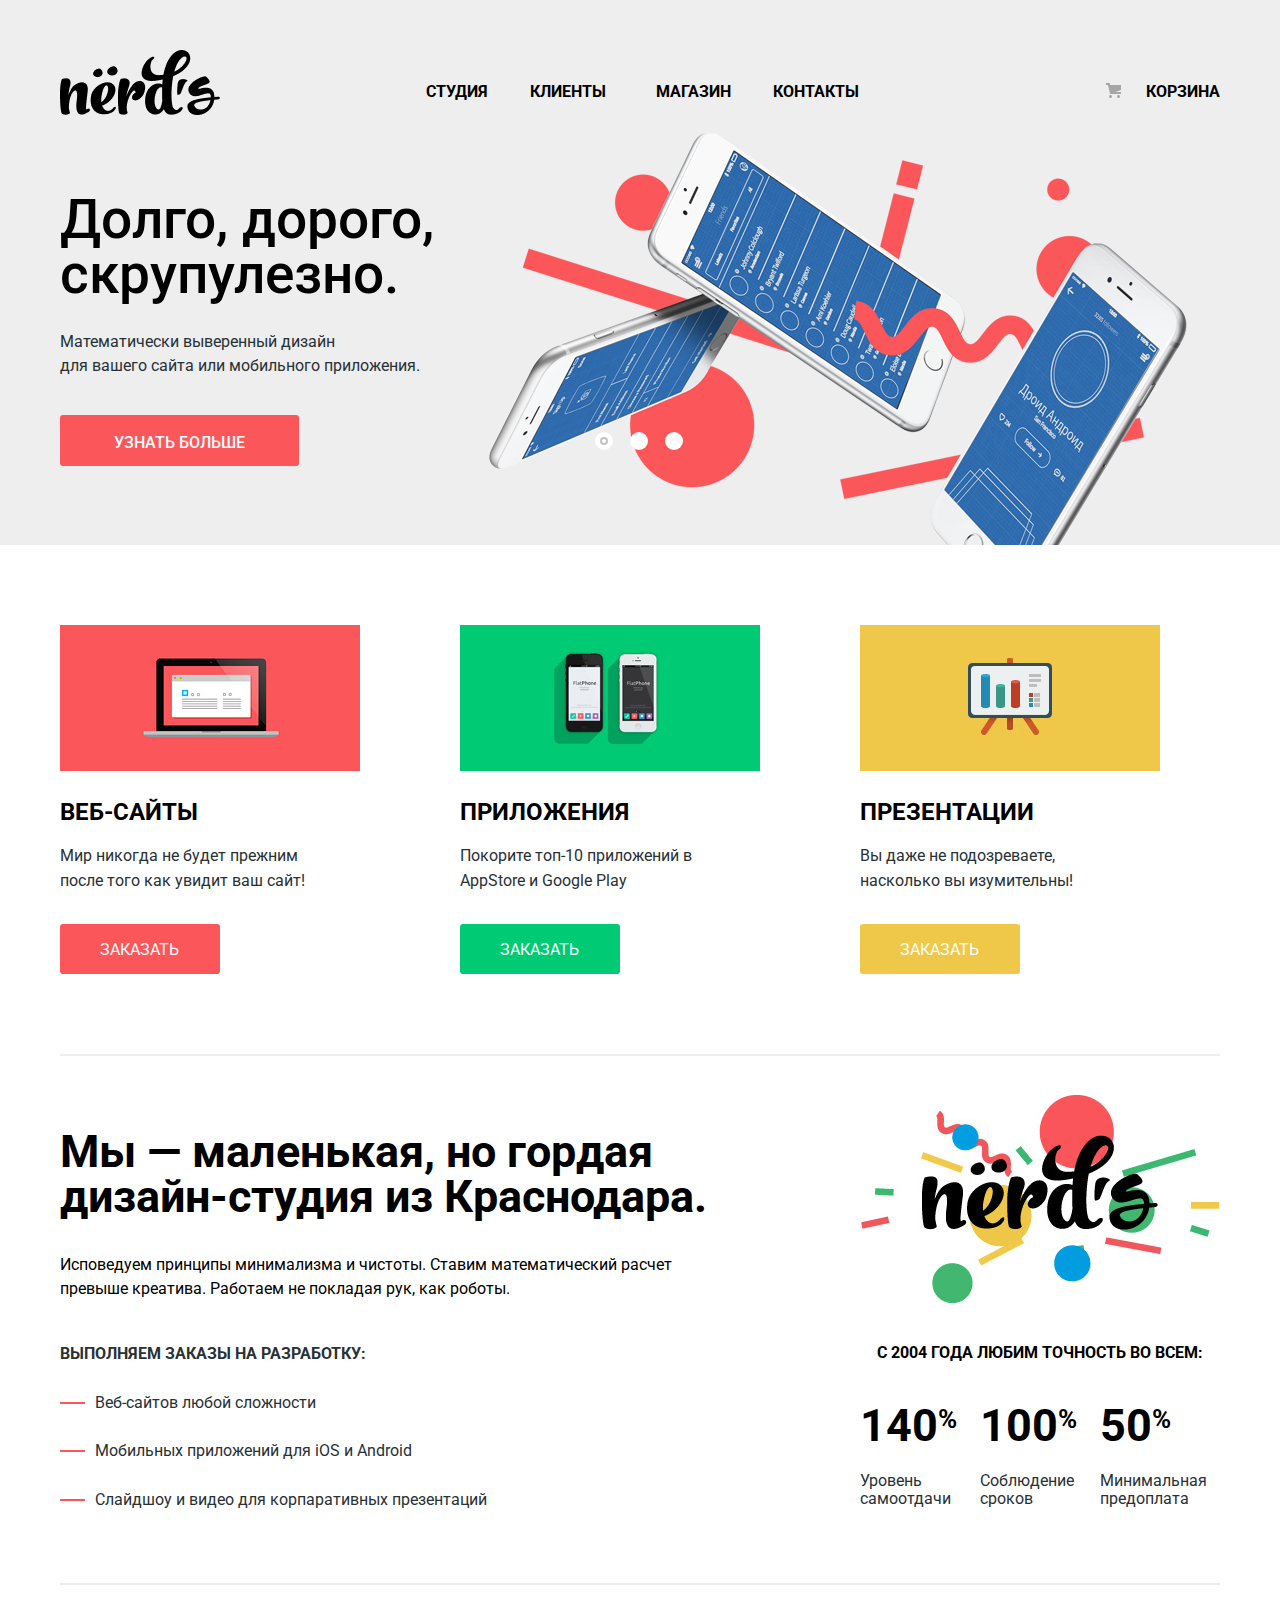
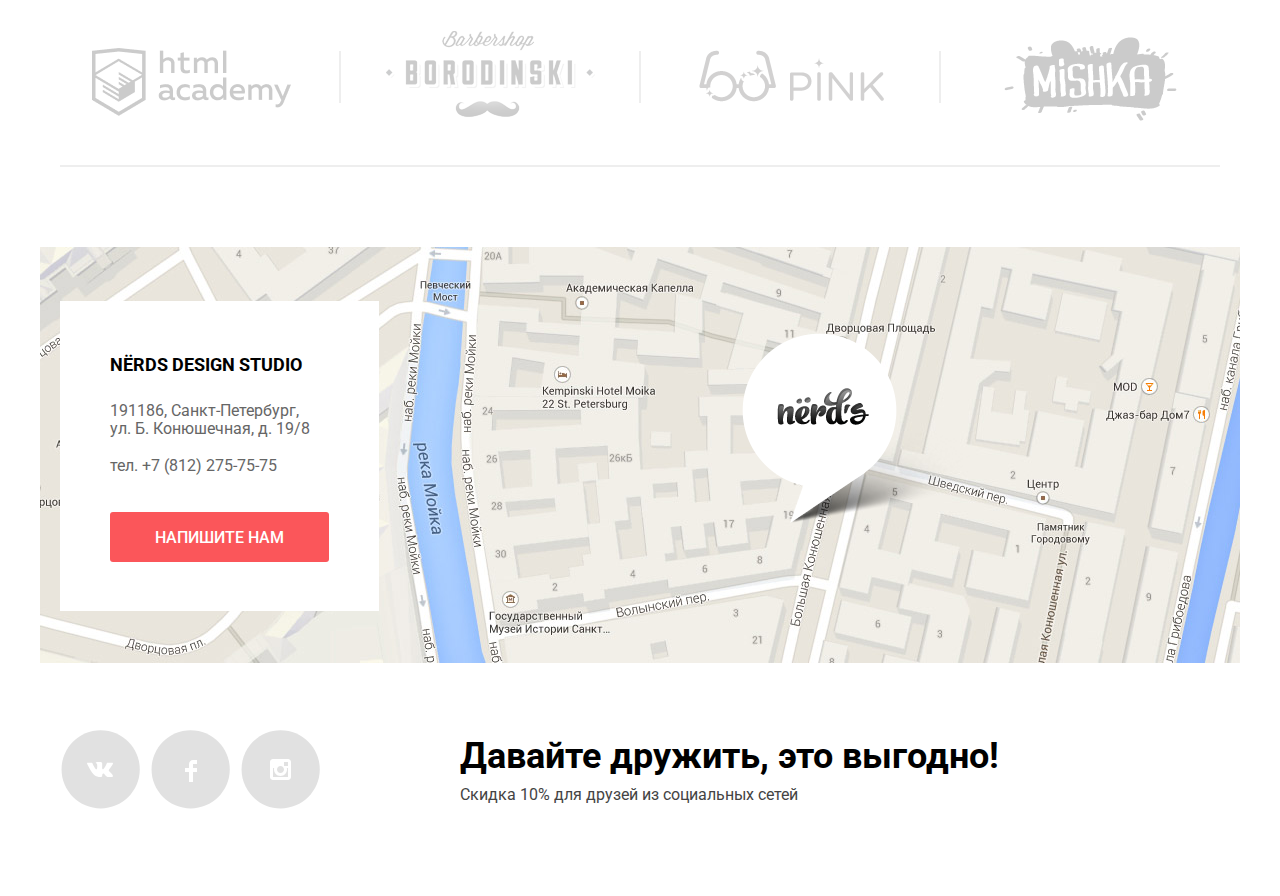
<file: index.html>
<!DOCTYPE html>
 <html class="page" lang="ru">
  <head>
   <meta charset="utf-8">
   <link rel="stylesheet" href="css/normalize.css">
   <link rel="stylesheet" href="css/style.css">
   <link href="https://fonts.googleapis.com/css2?family=Roboto:wght@400;500;700&display=swap" rel="stylesheet">
   <title>HTML Academy: Нёрдс</title>
  </head>
  <body class="page-body">
   <header class="main_header">
    <nav class="main_navigation">
     <a class="header_logo" href="index.html"><img src="img/nerds78logo.png" alt="Нёрдс" width="160" height="66"></a>
     <div class="navigation"> 
      <ul class="navigation_list">
       <li class="navigation_item">
        <a class="navigation_li" href="">Студия</a>
       </li>
       <li class="navigation_item">
        <a class="navigation_li customers" href="">Клиенты</a>
       </li>
       <li class="navigation_item">
        <a class="navigation_li" href="">Магазин</a>
       </li>
       <li class="navigation_item">
        <a class="navigation_li" href="">Контакты</a>
       </li>
      </ul>
      <div class="basket">
       <a class="navigation_a" href="">Корзина</a>
      </div>
     </div>
    </nav>
   </header>
   <main class="main_slider">
    <section class="slider">
     <div class="slide_list">
      <div class="slide_text slide_current">
       <div>
        <h2> Долго, дорого, скрупулезно.</h2>
        <p class="slide_description">Математически выверенный дизайн <br> для вашего сайта или мобильного приложения.</p>
        <a class="button_red" href="">
         <p class="text_button_red">Узнать больше</p>
        </a>
        <div class="slider_button">
         <button class="button_current" type="button"></button>
         <button type="button"></button>
         <button type="button"></button>
        </div>
       </div>
       <div>
        <img src="img/index8slide1.png" alt="slide" width="760" height="431">
       </div>
      </div>
      <div class="slide_text slide" id="slide2">
       <div>
        <h2 class="slide_head"> Любим математику как никто другой</h2>
        <p class="slide_description">Никакого креатива, только математические формулы для расчета идеальных пропорций</p>
        <a class="button_red" href="">
         <p class="text_button_red">Узнать больше</p>
        </a>
	   </div>
       <div>
        <img src="img/index87slide2.png" alt="slide" width="760" height="431">
       </div>
      </div>
      <div class="slide_text" id="slide3">
       <div>
        <h2 class="slide_head"> Только ночь, только хардкор</h2>
        <p class="slide_description">Работать днем, как все? Мы против этого. Ближе к полуночи работа только начинается.</p>
        <a class="button_red" href="">
         <p class="text_button_red">Узнать больше</p>
        </a>
       </div>
       <div>
        <img src="img/index65slide3.png" alt="slide" width="760" height="431">
       </div>
      </div>
     </div> 
    </section>
    <section class="service">
     <div class="servise_list">
      <div class="servise_block">
       <img src="img/websites.jpg" alt="Веб-сайты" width="300" height="146">
       <h3>Веб-сайты</h3>
       <p> Мир никогда не будет прежним <br>после того как увидит ваш сайт!</p>
       <button type="button" class="button_servise">Заказать</button>
      </div>
      <div class="servise_block">
       <img src="img/applications.jpg" alt="Приложения" width="300" height="146">
       <h3>Приложения</h3>
       <p> Покорите топ-10 приложений в <br>AppStore и Google Play</p>
       <button type="button" class="button_servise_green">Заказать</button>
      </div>
      <div class="servise_block">
       <img src="img/presentations.jpg" alt="Презентации" width="300" height="146">
       <h3>Презентации</h3>
       <p> Вы даже не подозреваете, <br> насколько вы изумительны!</p>
       <button type="button" class="button_servise_yellow">Заказать</button>
      </div>
     </div>
    </section>
    <div class="separation_block">
     <div class="separator"></div>
    </div>
    <section class="index-columns"> 
     <div class="index-column_left">
      <h2 class="index-head">Мы — маленькая, но гордая <br> дизайн-студия из Краснодара.</h2>
      <h3 class="index-text">Иcповедуем принципы минимализма и чистоты. Ставим математический расчет <br> превыше креатива. Работаем не покладая рук, как роботы.</h3>
      <p class="index_p">Выполняем заказы на разработку:</p>
      <ul class="index_list">
       <li class="index_item"> Веб-сайтов любой сложности</li>
       <li class="index_item"> Мобильных приложений для iOS и Android</li>
       <li class="index_item"> Слайдшоу и видео для корпаративных презентаций</li>
      </ul>
     </div>
     <div class="container_advantages">
      <img class="nerds_advantages" src="img/nerds56illustration1.png" alt="Nerds" width="360" height="208">
      <p>С 2004 года любим точность во всем:</p>
      <ul class="list_advantages">
       <li class="quantity"><span>140</span><sup>%</sup><br> <p>Уровень самоотдачи</p>
       </li>
       <li class="quantity"><span>100</span><sup>%</sup><br> <p>Соблюдение сроков</p>
       </li>
       <li class="quantity"><span>50</span><sup>%</sup><br> <p>Минимальная предоплата</p>
       </li>
      </ul>
     </div>
    </section>
    <div class="separation_block">
     <div class="separator2"></div>
    </div>
    <section class="logo_block">
     <a class="logo_img htmlacademy" href="https://htmlacademy.ru/intensive/htmlcss">
      <img src="img/html3academy1logo.png" alt="html%20academy" width="199" height="68">
     </a>
     <div class="separation"> </div>
     <a class="logo_img borodinski" href="https://htmlacademy.ru/intensive/htmlcss">
      <img src="img/borodinski12logo100.png" alt="borodinski" width="209" height="90">
     </a>
     <div class="separation"> </div>
     <a class="logo_img pink" href="https://htmlacademy.ru/intensive/htmlcss">
      <img src="img/pink43logo100.png" alt="pink" width="185" height="52">
     </a>
     <div class="separation"> </div>
     <a class="logo_img mishka" href="https://htmlacademy.ru/intensive/htmlcss">
      <img src="img/mishka34logo100.png" alt="mishka" width="173" height="84">
     </a>
    </section>
    <div class="separation_block">
     <div class="separator3"></div>
    </div>
   </main>
   <footer class="page_footer">
    <section class="map">
     <div class="map_img"> 
	  <img src="img/map1200.jpg"  alt="Карта" width="1200" height="416">
      <div class="marker_map">
      	<img src="img/map9marker1.png" alt="marker" width="231" height="190">
      </div>
      <div class="adress">
       <div class="adress_text">  
        <h3 class="adress_head"> Nёrds design studio</h3>
        <h4 class="adress_text2"> 191186, Санкт-Петербург, <br> ул. Б. Конюшечная, д. 19/8</h4>
        <h4 class="adress_tel"> тел. +7 (812) 275-75-75 </h4>
        <button class="button_red_map map" type="button">Напишите нам</button>
       </div>
	  </div>
	 </div>
    </section>
    <section class="modal modal_login">
     <p class="modal_text">Напишите нам</p>
     <form class="login_form">
      <div class="form_block">
       <div class="form_input">
        <label class="label_form" for="name">Ваше имя:</label>
        <input id="name" type="text" placeholder="Имя Фамилия">
       </div>
       <div class="form_input">
        <label for="email" class="label_form">Ваш email:</label>
        <input id="email" type="text" placeholder="email@example.com"><br>
       </div>
       <div class="form_textarea">
        <label for="text1" class="label_form">Текст письма:</label>
        <textarea id="text1" rows="3" placeholder="В свободной форме"></textarea>
       </div>
      </div>
      <button  class="submit_form" type="submit">Отправить</button>
     </form>
     <button class="modal_close" type="button" aria-label="Закрыть">
     </button>
    </section>
    <section class="social_network">
     <ul class="icon_list">
      <li class="vk">
       <a  href="">
        <svg width="81" height="81" viewBox="0 0 81 81" fill="none" xmlns="http://www.w3.org/2000/svg">
        <path fill-rule="evenodd" clip-rule="evenodd" d="M40.6616 1.2116C62.2692 1.2116 79.7856 18.7282 79.7856 40.336C79.7856 61.9432 62.2692 79.4597 40.6616 79.4597C19.0541 79.4597 1.53754 61.9432 1.53754 40.336C1.53754 18.7282 19.0541 1.2116 40.6616 1.2116Z" fill="white"/>
        <path class="icon_background" fill-rule="evenodd" clip-rule="evenodd" d="M40.6616 1.2116C62.2692 1.2116 79.7856 18.7282 79.7856 40.336C79.7856 61.9432 62.2692 79.4597 40.6616 79.4597C19.0541 79.4597 1.53754 61.9432 1.53754 40.336C1.53754 18.7282 19.0541 1.2116 40.6616 1.2116Z" fill="#E1E1E1"/>
        <path class="icon_logo" d="M43.138 44.51C44.094 44.201 45.318 46.55 46.621 47.449C47.599 48.13 48.348 47.983 48.348 47.983L51.821 47.933C51.821 47.933 53.636 47.821 52.778 46.379C52.707 46.259 52.275 45.31 50.193 43.357C48.016 41.314 48.311 41.645 50.932 38.113C52.529 35.96 53.168 34.645 52.968 34.085C52.776 33.546 51.603 33.686 51.603 33.686L47.69 33.713C47.309 33.714 46.986 33.832 46.839 34.228C46.836 34.232 46.218 35.894 45.394 37.307C43.653 40.296 42.958 40.455 42.67 40.268C42.009 39.835 42.176 38.531 42.176 37.604C42.176 34.707 42.608 33.499 41.33 33.187C40.903 33.083 40.591 33.015 39.502 33.005C38.11 32.984 36.928 33.005 36.258 33.334C35.813 33.557 35.472 34.046 35.679 34.074C35.939 34.109 36.522 34.234 36.834 34.66C37.235 35.212 37.223 36.449 37.223 36.449C37.223 36.449 37.452 39.86 36.683 40.283C36.155 40.573 35.433 39.981 33.88 37.267C33.087 35.879 32.488 34.345 32.488 34.345C32.488 34.345 32.372 34.06 32.162 33.904C31.912 33.719 31.562 33.66 31.562 33.66L27.848 33.684C27.848 33.684 27.29 33.7 27.085 33.946C26.903 34.164 27.07 34.614 27.07 34.614C27.07 34.614 29.979 41.495 33.273 44.961C36.293 48.143 39.725 47.932 39.725 47.932H41.28C41.28 47.932 41.749 47.878 41.989 47.62C42.213 47.38 42.203 46.929 42.203 46.929C42.203 46.929 42.172 44.82 43.138 44.51Z" fill="white"/>
        </svg>
       </a>
      </li>
      <li class="facebook">
       <a href="">
        <svg width="81" height="81" viewBox="0 0 81 81" fill="none" xmlns="http://www.w3.org/2000/svg">
        <path fill-rule="evenodd" clip-rule="evenodd" d="M40.6617 1.2116C62.2692 1.2116 79.7856 18.7282 79.7856 40.336C79.7856 61.9432 62.2692 79.4597 40.6617 79.4597C19.054 79.4597 1.53754 61.9432 1.53754 40.336C1.53754 18.7282 19.054 1.2116 40.6617 1.2116Z" fill="white"/>
        <path class="icon_background" fill-rule="evenodd" clip-rule="evenodd" d="M40.6617 1.2116C62.2692 1.2116 79.7856 18.7282 79.7856 40.336C79.7856 61.9432 62.2692 79.4597 40.6617 79.4597C19.054 79.4597 1.53754 61.9432 1.53754 40.336C1.53754 18.7282 19.054 1.2116 40.6617 1.2116Z" fill="#E1E1E1"/>
        <path class="icon_logo" d="M47 35V31H43C40.7909 31 39 32.7909 39 35V39H35V43H39V53H43V43H47V39H43V35H47Z" fill="white"/>
        </svg>
       </a>
      </li>  
      <li class="instagram">
       <a  href="">
        <svg width="81" height="81" viewBox="0 0 81 81" fill="none" xmlns="http://www.w3.org/2000/svg">
        <path fill-rule="evenodd" clip-rule="evenodd" d="M40.6617 1.2116C62.2692 1.2116 79.7856 18.7282 79.7856 40.336C79.7856 61.9432 62.2692 79.4597 40.6617 79.4597C19.054 79.4597 1.53754 61.9432 1.53754 40.336C1.53754 18.7282 19.054 1.2116 40.6617 1.2116Z" fill="white"/>
        <path class="icon_background" fill-rule="evenodd" clip-rule="evenodd" d="M40.6617 1.2116C62.2692 1.2116 79.7856 18.7282 79.7856 40.336C79.7856 61.9432 62.2692 79.4597 40.6617 79.4597C19.054 79.4597 1.53754 61.9432 1.53754 40.336C1.53754 18.7282 19.054 1.2116 40.6617 1.2116Z" fill="#E1E1E1"/>
        <path class="icon_logo" fill-rule="evenodd" clip-rule="evenodd" d="M33 30H48C49.65 30 51 31.35 51 33V48C51 49.65 49.65 51 48 51H33C31.35 51 30 49.65 30 48V33C30 31.35 31.35 30 33 30ZM44 40.5C44 38.57 42.43 37 40.5 37C38.57 37 37 38.57 37 40.5C37 42.43 38.57 44 40.5 44C42.43 44 44 42.43 44 40.5ZM33 48V39H34.181C34.0626 39.4913 34.0019 39.9947 34 40.5C34 44.0898 36.9101 47 40.5 47C44.0899 47 47 44.0898 47 40.5C46.9986 39.9946 46.9379 39.4912 46.819 39H48V48H33ZM44 37H48V33H44V37Z" fill="white"/>
        </svg> 
       </a>
      </li>  
     </ul>
     <div class="bottom_section">
      <h2> Давайте дружить, это выгодно!</h2>
      <p> Скидка 10% для друзей из социальных сетей</p>
     </div>
    </section>
   </footer>
  </body>
</html>
</file>
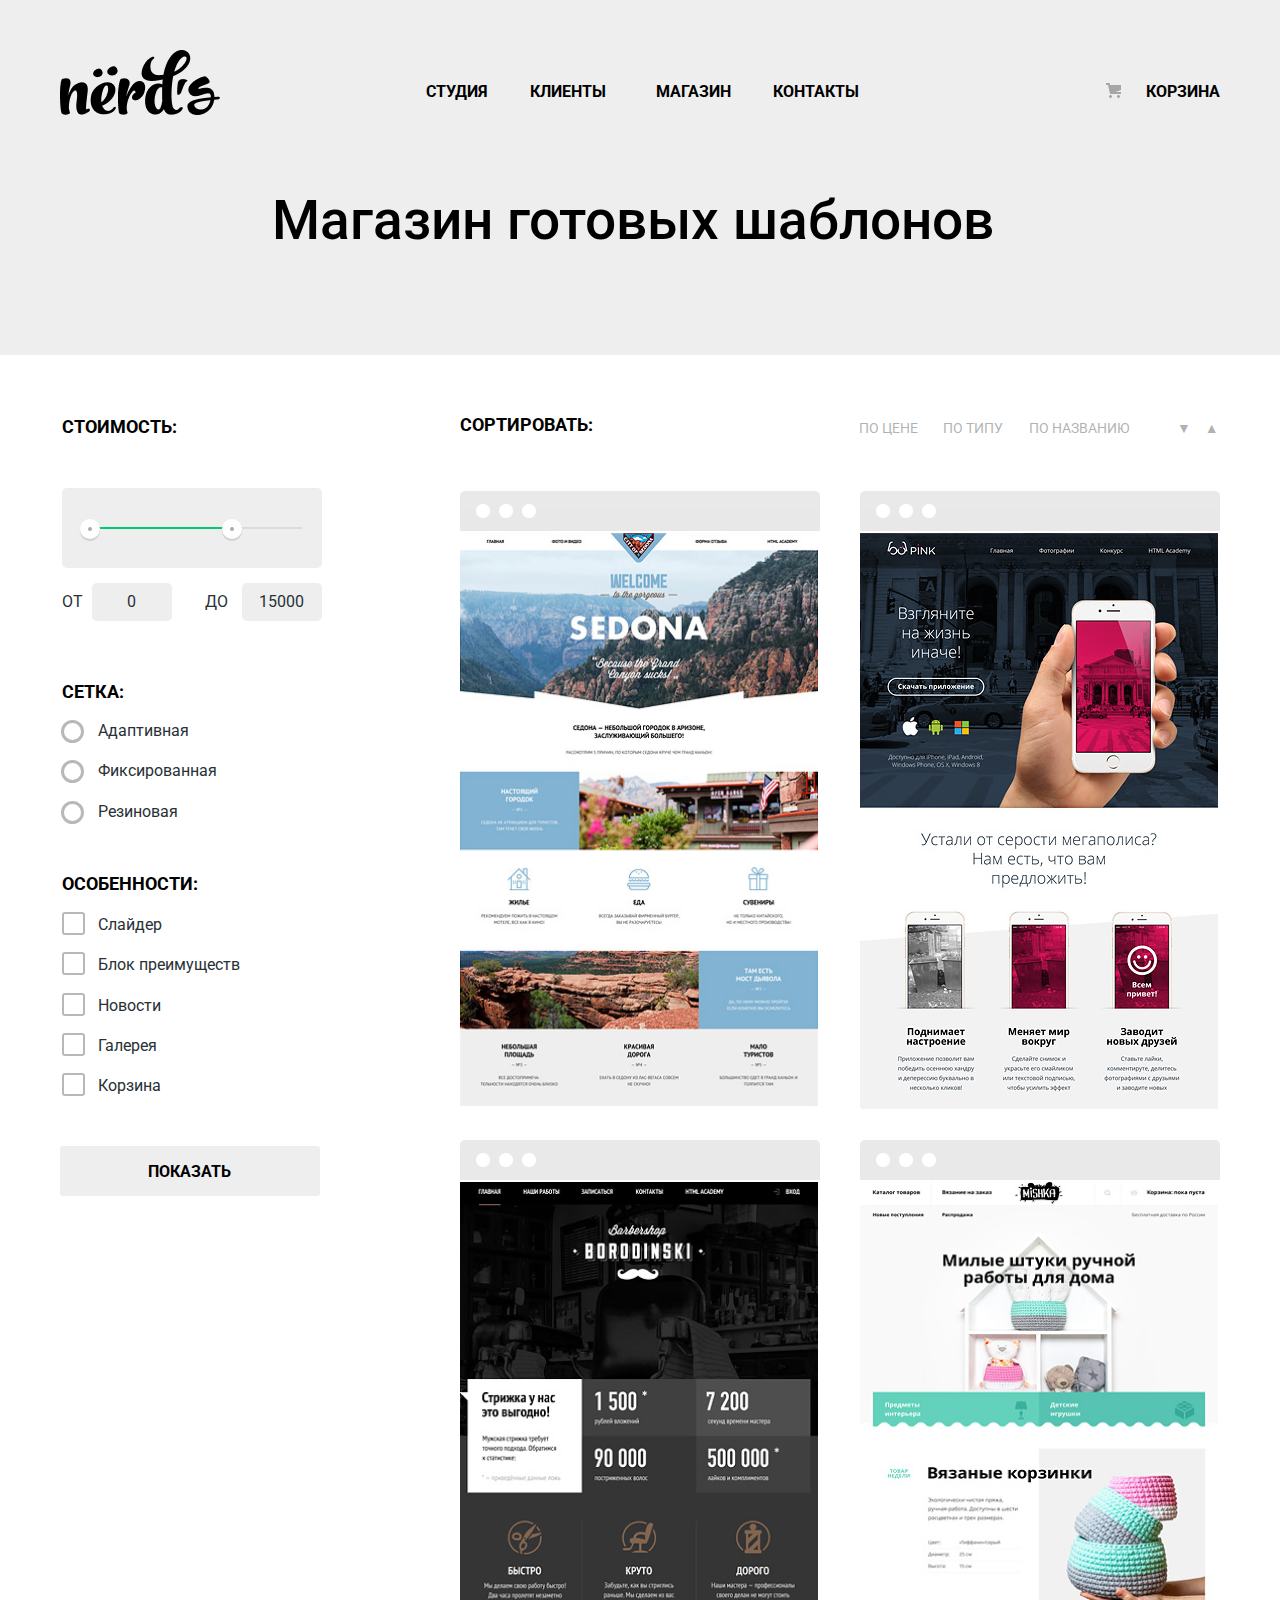
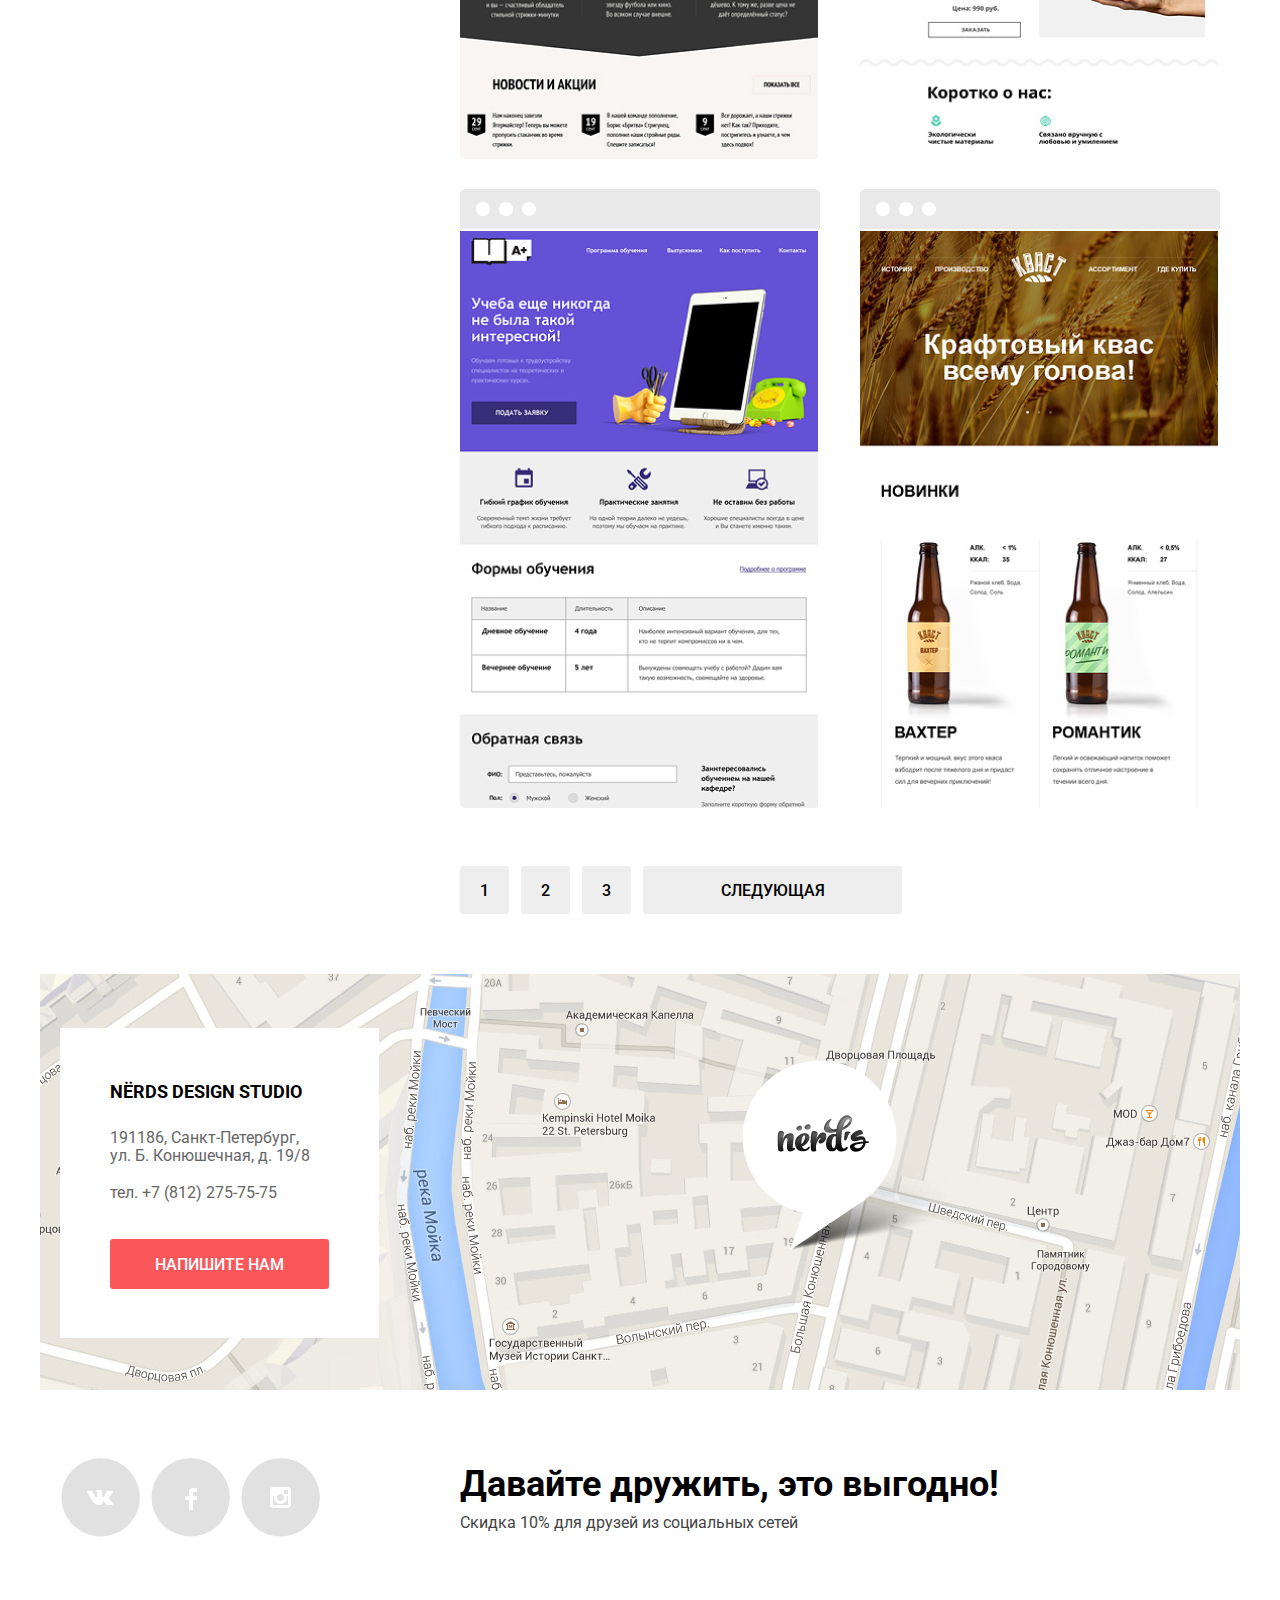
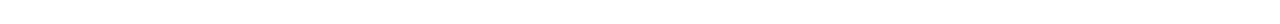
<file: catalog.html>
<!DOCTYPE html>
 <html class="page" lang="ru">
  <head>
   <meta charset="utf-8">
   <link rel="stylesheet" href="css/normalize.css">
   <link rel="stylesheet" href="css/style.css">
   <link href="https://fonts.googleapis.com/css2?family=Roboto:wght@400;500;700&display=swap" rel="stylesheet">
   <title>HTML Academy: Нёрдс</title>
  </head>
 <body class="page-body">
   <header class="main_header">
    <nav class="main_navigation">
     <a class="header_logo" href="index.html"><img src="img/nerds78logo.png" alt="Нёрдс" width="160" height="65"></a>
     <div class="navigation"> 
      <ul class="navigation_list">
       <li class="navigation_item">
        <a class="navigation_li" href="">Студия</a>
       </li>
       <li class="navigation_item">
        <a class="navigation_li customers" href="">Клиенты</a>
       </li>
       <li class="navigation_item">
        <a class="navigation_li" href="">Магазин</a>
       </li>
       <li class="navigation_item">
        <a class="navigation_li" href="">Контакты</a>
       </li>
      </ul>
      <div class="basket">
       <a class="navigation_a" href="">Корзина</a>
      </div>
     </div>
    </nav>
  <section class="header_text">
   <div class="header_text_div">Магазин готовых шаблонов</div>
  </section>
 </header>
 <main class="main_catalog">
  <form class="filter" method="get" action="https://echo.htmlacademy.ru">
   <aside> 
    <fieldset class="price_filter"> 
     <legend class="legend_filter"> Стоимость: </legend>
      <div class="price_range">
       <div class="price_controls">
        <div class="price_scale">
         <div class="price_bar"> </div>
        </div>
        <div class="toggle toggle_min"></div>
        <div class="toggle toggle_max"></div>
       </div>
       <div class="price">
        <label class="label_price"> от 
         <input class="input_price from" type="number" name="min-price" value=0>  
        </label>
        <label class="label_price"> до 
         <input class="input_price until" type="number" name="max-price" value=15000>  
        </label>
       </div>
      </div>
     </fieldset>
     <fieldset class="grid_filter">
      <legend class="filter_legend">Сетка:</legend>
       <div class="filter_option"><input type="radio" id="adaptive" class="visually-hidden radio_filter">
        <label for="adaptive" class="label_radio">Адаптивная</label>
       </div>
       <div class="filter_option">
        <input type="radio" id="fixed" class="visually-hidden radio_filter">
        <label for="fixed" class="label_radio">Фиксированная</label>
       </div>
       <div class="filter_option">
        <input type="radio" id="rubber" class="visually-hidden radio_filter">
        <label for="rubber" class="label_radio">Резиновая</label>
       </div>
      </fieldset>
      <fieldset class="features_filter">
       <legend class="filter_legend features">Особенности:</legend>
       <div class="filter_option">
        <input class="visually-hidden checkbox_filter" type="checkbox" id="slide">
        <label class="label_checkbox" for="slide"> Слайдер </label>
       </div>
       <div class="filter_option">
        <input class= "visually-hidden checkbox_filter" type="checkbox" id="advantages">
        <label class="label_checkbox" for="advantages"> Блок преимуществ </label>
       </div>
       <div class="filter_option">
        <input class= "visually-hidden checkbox_filter" type="checkbox" id="news">
        <label class="label_checkbox" for="news"> Новости </label>
       </div>
       <div class="filter_option">
        <input class= "visually-hidden checkbox_filter" type="checkbox" id="gallery">
        <label class="label_checkbox" for="gallery"> Галерея </label>
       </div>
       <div class="filter_option">
        <input class= "visually-hidden checkbox_filter" type="checkbox" id="basket">
        <label class="label_checkbox" for="basket"> Корзина </label>
       </div>  
      </fieldset>
      <button class= "button_gray" type="submit"> Показать </button>
     </aside>
    </form>
   <div>   
    <article class="catalog">
     <section>
      <div class="sort">
       <div class="sorting_type_text"> Сортировать: </div>
        <a href="catalog.html" class="sorting_text price"> По цене </a>
        <a href="catalog.html" class="sorting_text type"> По типу </a>
        <a href="catalog.html" class="sorting_text name"> По названию </a>
        <a href="catalog.html" class="sorting_text arrow"> &#9660; </a>
        <a href="catalog.html" class="sorting_text"> &#9650; </a>
       </div>
      </section>
      <div class="catalog_block">
       <div class="container_product"> 
        <div class="catalog_product"> 
         <img class="path" src="img/path1.jpg" alt="top_panel" width="360" height="40"><img class="product_img" src="img/mask21group.png" alt="sedona" width="358" height="578"> 
        </div>
        <div class="product_description"> 
         <a class="name_product" href="">SEDONA</a>
         <div class="name2">Информационный сайт <br> для туристов</div>
         <button type="button" class="button_price">9 900 ₽</button>
        </div>
       </div>
       <div class="container_product"> 
        <img class="path" src="img/path1.jpg" alt="top_panel" width="360" height="40">
        <img class="product_img" src="img/img7pink1.png" alt="pink" width="358" height="578"> 
        <div class="product_description">
         <a class="name_product" href="">PINK UP</a>
         <div class="name2">Продуктовый лендинг<br> приложения для iOS и Android
         </div>
         <button type="button" class="button_price">9 900 ₽</button> 
        </div>
       </div>
       <div class="container_product"> 
        <img class="path" src="img/path1.jpg" alt="top_panel" width="360" height="40">
        <img class="product_img" src="img/image4barbershop.png" alt="barbershop borodinski" width="358" height="578"> 
        <div class="product_description"> 
         <a class="name_product" href="">BARBERSHOP</a>
         <div class="name2">Сайт салона красоты. <br>Для мужчин, да
         </div>
         <button type="button" class="button_price">9 900 ₽</button>
        </div>
       </div>
       <div class="container_product"> 
        <img class="path" src="img/path1.jpg" alt="top_panel" width="360" height="40"><img class="product_img" src="img/mask23group2.png" alt="Mishka" width="358" height="578"> 
        <div class="product_description">
         <a class="name_product" href="">MISHKA</a>
         <div class="name2">Интернет-магазин <br> вязаных игрушек</div>
         <button type="button" class="button_price">9 900 ₽</button> 
        </div>
       </div>
       <div class="container_product"> 
        <img class="path" src="img/path1.jpg" alt="top_panel" width="360" height="40"><img class="product_img" src="img/img5aplus1.png" alt="a+" width="358" height="578"> 
        <div class="product_description">
         <a class="name_product" href="">А PLUS</a>
         <div class="name2">Лендинг курсов повышения <br> квалификации</div>
         <button type="button" class="button_price">9 900 ₽</button> 
        </div>
       </div>
       <div class="container_product"> 
        <img class="path" src="img/path1.jpg" alt="top_panel" width="360" height="40"><img src="img/img6kvast1.png" class="product_img"  alt="Кваст" width="358" height="578"> 
        <div class="product_description"> 
         <a class="name_product" href="">КВАСТ</a>
         <div class="name2"> Промо-сайт производителя<br> крафтового кваса
         </div>
         <button type="button" class="button_price">9 900 ₽</button>
        </div>
       </div> 
      </div>
      <div class="pagination">
       <a class="pagination_button" href=""> 1 </a>
       <a class="pagination_button" href=""> 2 </a>
       <a class="pagination_button" href=""> 3 </a>
       <a class="pagination_button next" href="">Следующая </a> 
      </div> 
     </article> 
    </div>
   </main>
    <footer class="page_footer">
    <section class="map">
     <div class="map_img"> 
	  <img src="img/map1200.jpg"  alt="Карта" width="1200" height="416">
      <div class="marker_map">
      	<img src="img/map9marker1.png" alt="marker" width="231" height="190">
      </div>
      <div class="adress">
       <div class="adress_text">  
        <h3 class="adress_head"> Nёrds design studio</h3>
        <h4 class="adress_text2"> 191186, Санкт-Петербург, <br> ул. Б. Конюшечная, д. 19/8</h4>
        <h4 class="adress_tel"> тел. +7 (812) 275-75-75 </h4>
        <button class="button_red_map map" type="button">Напишите нам</button>
       </div>
	  </div>
	 </div>
    </section>
    <section class="modal modal_login">
     <p class="modal_text">Напишите нам</p>
      <form class="login_form">
       <div class="form_block">
        <div class="form_input">
         <label class="label_form" for="name">Ваше имя:</label>
         <input id="name" type="text" placeholder="Имя Фамилия">
        </div>
        <div class="form_input">
         <label for="email" class="label_form">Ваш email:</label>
         <input id="email" type="text" placeholder="email@example.com"><br>
        </div>
       </div>
       <div class="form_textarea">
        <label for="text1" class="label_form">Текст письма:</label>
         <textarea id="text1" rows="3" placeholder="В свободной форме"></textarea>
       </div>
       <button  class="submit_form" type="submit"> Отправить </button>
      </form>
      <button class="modal_close" type="button" aria-label="Закрыть">
      </button>
    </section>
    <section class="social_network">
     <ul class="icon_list">
      <li class="vk"><a  href="">
       <svg width="81" height="81" viewBox="0 0 81 81" fill="none" xmlns="http://www.w3.org/2000/svg">
       <path fill-rule="evenodd" clip-rule="evenodd" d="M40.6616 1.2116C62.2692 1.2116 79.7856 18.7282 79.7856 40.336C79.7856 61.9432 62.2692 79.4597 40.6616 79.4597C19.0541 79.4597 1.53754 61.9432 1.53754 40.336C1.53754 18.7282 19.0541 1.2116 40.6616 1.2116Z" fill="white"/>
       <path class="icon_background" fill-rule="evenodd" clip-rule="evenodd" d="M40.6616 1.2116C62.2692 1.2116 79.7856 18.7282 79.7856 40.336C79.7856 61.9432 62.2692 79.4597 40.6616 79.4597C19.0541 79.4597 1.53754 61.9432 1.53754 40.336C1.53754 18.7282 19.0541 1.2116 40.6616 1.2116Z" fill="#E1E1E1"/>
       <path class="icon_logo" d="M43.138 44.51C44.094 44.201 45.318 46.55 46.621 47.449C47.599 48.13 48.348 47.983 48.348 47.983L51.821 47.933C51.821 47.933 53.636 47.821 52.778 46.379C52.707 46.259 52.275 45.31 50.193 43.357C48.016 41.314 48.311 41.645 50.932 38.113C52.529 35.96 53.168 34.645 52.968 34.085C52.776 33.546 51.603 33.686 51.603 33.686L47.69 33.713C47.309 33.714 46.986 33.832 46.839 34.228C46.836 34.232 46.218 35.894 45.394 37.307C43.653 40.296 42.958 40.455 42.67 40.268C42.009 39.835 42.176 38.531 42.176 37.604C42.176 34.707 42.608 33.499 41.33 33.187C40.903 33.083 40.591 33.015 39.502 33.005C38.11 32.984 36.928 33.005 36.258 33.334C35.813 33.557 35.472 34.046 35.679 34.074C35.939 34.109 36.522 34.234 36.834 34.66C37.235 35.212 37.223 36.449 37.223 36.449C37.223 36.449 37.452 39.86 36.683 40.283C36.155 40.573 35.433 39.981 33.88 37.267C33.087 35.879 32.488 34.345 32.488 34.345C32.488 34.345 32.372 34.06 32.162 33.904C31.912 33.719 31.562 33.66 31.562 33.66L27.848 33.684C27.848 33.684 27.29 33.7 27.085 33.946C26.903 34.164 27.07 34.614 27.07 34.614C27.07 34.614 29.979 41.495 33.273 44.961C36.293 48.143 39.725 47.932 39.725 47.932H41.28C41.28 47.932 41.749 47.878 41.989 47.62C42.213 47.38 42.203 46.929 42.203 46.929C42.203 46.929 42.172 44.82 43.138 44.51Z" fill="white"/>
       </svg>
      </a>
     </li>
     <li class="facebook">
      <a href="">
       <svg width="81" height="81" viewBox="0 0 81 81" fill="none" xmlns="http://www.w3.org/2000/svg">
       <path fill-rule="evenodd" clip-rule="evenodd" d="M40.6617 1.2116C62.2692 1.2116 79.7856 18.7282 79.7856 40.336C79.7856 61.9432 62.2692 79.4597 40.6617 79.4597C19.054 79.4597 1.53754 61.9432 1.53754 40.336C1.53754 18.7282 19.054 1.2116 40.6617 1.2116Z" fill="white"/>
       <path class="icon_background" fill-rule="evenodd" clip-rule="evenodd" d="M40.6617 1.2116C62.2692 1.2116 79.7856 18.7282 79.7856 40.336C79.7856 61.9432 62.2692 79.4597 40.6617 79.4597C19.054 79.4597 1.53754 61.9432 1.53754 40.336C1.53754 18.7282 19.054 1.2116 40.6617 1.2116Z" fill="#E1E1E1"/>
       <path class="icon_logo" d="M47 35V31H43C40.7909 31 39 32.7909 39 35V39H35V43H39V53H43V43H47V39H43V35H47Z" fill="white"/>
       </svg>
      </a>
     </li>
     <li class="instagram">
      <a  href="">
       <svg width="81" height="81" viewBox="0 0 81 81" fill="none" xmlns="http://www.w3.org/2000/svg">
       <path fill-rule="evenodd" clip-rule="evenodd" d="M40.6617 1.2116C62.2692 1.2116 79.7856 18.7282 79.7856 40.336C79.7856 61.9432 62.2692 79.4597 40.6617 79.4597C19.054 79.4597 1.53754 61.9432 1.53754 40.336C1.53754 18.7282 19.054 1.2116 40.6617 1.2116Z" fill="white"/>
       <path class="icon_background" fill-rule="evenodd" clip-rule="evenodd" d="M40.6617 1.2116C62.2692 1.2116 79.7856 18.7282 79.7856 40.336C79.7856 61.9432 62.2692 79.4597 40.6617 79.4597C19.054 79.4597 1.53754 61.9432 1.53754 40.336C1.53754 18.7282 19.054 1.2116 40.6617 1.2116Z" fill="#E1E1E1"/>
       <path class="icon_logo" fill-rule="evenodd" clip-rule="evenodd" d="M33 30H48C49.65 30 51 31.35 51 33V48C51 49.65 49.65 51 48 51H33C31.35 51 30 49.65 30 48V33C30 31.35 31.35 30 33 30ZM44 40.5C44 38.57 42.43 37 40.5 37C38.57 37 37 38.57 37 40.5C37 42.43 38.57 44 40.5 44C42.43 44 44 42.43 44 40.5ZM33 48V39H34.181C34.0626 39.4913 34.0019 39.9947 34 40.5C34 44.0898 36.9101 47 40.5 47C44.0899 47 47 44.0898 47 40.5C46.9986 39.9946 46.9379 39.4912 46.819 39H48V48H33ZM44 37H48V33H44V37Z" fill="white"/>
       </svg>     
      </a>
     </li>  
    </ul>
    <div class="bottom_section">
     <h2> Давайте дружить, это выгодно!</h2>
     <p> Скидка 10% для друзей из социальных сетей</p>
    </div>
   </section>
  </footer>
 </body>
</html>
</file>
<file: css/style.css>
:root {
    --basic-color: #283136;
    --button-color: #FFFFFF;
    --accent-color: rgba(68, 68, 68, 1);
    --link-color: #000000;
    --background-color: #EEEEEE;
    --adress-color: #666666;
    --color-gray: #ABABAB;
    --color-gray2: #F1F1F1;
    --border-gray: #DBDBDB;
    --visited-pagination: rgba(0, 0, 0, 0.0001);
    --color-shadow: rgba(0, 1, 1, 0.1);
    --button-color-red: #FB565A;
    --button-color-red-hover: #E74246;
    --button-color-red-active: #D7373B;
    --button-color-green: #00CA74;
    --button-color-green-hover: #00BC6C;
    --button-color-green-active: #00AA66;
    --button-color-yellow: #EFC84A;
    --button-color-yellow-hover: #EAB534;
    --button-color-yellow-active: #E5A722;
    --button-color-gray: #EEEEEE;
    --button-color-gray-hover:#DFDFDF;
    --button-color-gray-active:#D5D5D5;
    --checkbox-color: #4D4D4D;
	--input-color: #D7DCDE;
	--input-color-hover: #B4B9BB;
	--modal-shadow: rgba(0, 0, 0, 0.4);
}

/*  ******* visually-hidden  ********* */

.visually-hidden:not(:focus):not(:active),
input[type="checkbox"].visually-hidden,
input[type="radio"].visually-hidden {
  position: absolute;
  width: 1px;
  height: 1px;
  margin: -1px;
  border: 0;
  padding: 0;
  white-space: nowrap;
  clip-path: inset(100%);
  clip: rect(0 0 0 0);
  overflow: hidden;
}

/* ************ Button *************** */

.button_red {
  padding-top: 17px;
  padding-bottom: 15px;
  padding-left: 54px;
  padding-right: 54px;
  border-radius: 3px;
  font: inherit;
  text-align: center;
  color: var(--button-color);
  font-weight: 500;
  vertical-align: middle;
  text-transform: uppercase;
  background-color: var(--button-color-red);
  border: none;
}

.button_red:hover,
.button_red:focus {
    background-color: var(--button-color-red-hover);
}

.button_red:active {
    background-color: var(--button-color-red-active);
    box-shadow: inset 0px 3px 0px var(--color-shadow);
    
}

.text_button_red {
    display: inline-block;
	vertical-align: middle;
}

.button_red:active .text_button_red {
    opacity: 30%;
}

img {
    max-width: 100%;
    height: auto;
}

.page {
    height: 100%;
    margin:0 auto;
}

.page-body {
    min-height: 100%;
    display: grid;
    grid-template-rows: min-content 1fr min-content;
}

body {
    font-family:
	"Roboto","Arial", sans-serif;
    font-size: 16px;
}

a {
	color: var(--link-color);
	text-decoration: none;
}

/* ********* Main header *********** */

.header_logo {
	width: 160px;
	height: 65px;
	z-index: 10;
} 

.header_logo:active {
	opacity: 30%;
}

.main_header {
    background-color: var(--background-color);
	width: 100%;
	padding-top: 49px;
}

/* ******** Main navigation ********* */

.main_navigation {
	width: 1160px;
	padding-left: 20px;
	padding-right: 20px;
	margin: 0 auto;
    display: grid;
    grid-template-columns: 1fr 1fr;
}

.navigation {
    display: grid;
    grid-template-columns: 1fr 1fr;
    background-color: transparent;
    text-transform: uppercase;
    font-weight:bold;
    margin:0;
    padding:0;
    align-content: end;
    grid-column-gap: 209px;
}

	
.navigation_list {
    display: grid;
    grid-template-columns: 1fr 1fr 1fr 1fr;
    list-style-type: none;
    margin:0;
    padding:0;
}

.navigation_a:hover, 
.navigation_a:focus,
.navigation_li:hover,
.navigation_li:focus
{
    color: var(--button-color-red);
}

.basket:hover {
    color: var(--button-color-red);
}

.basket:visited {
    color: var(--button-color-red);
    box-shadow: 0px 2px 0px 0px var(--button-color-red);
}

.navigation_a:active,
.navigation_li:active {
    color: var(--link-color);
    opacity: 0.3;
} 

.basket:active .navigation_a::before {
    opacity: 100%;
}

.navigation_a:visited {
    text-decoration:underline;
}

.navigation_li {
    display: block; 
	padding-bottom: 13px;
}

.navigation_a {
    display: block; 
	padding-bottom: 13px;
}

.navigation_li {
    margin-right: 42px;
}

.customers {
	margin-right: 50px;
}


.navigation_a {
    position: relative;
    padding-left: 36px;
}

.navigation_a::before {
	content: "";
	position: absolute;
	width: 20px;
	height: 20px;
	left: -4px;
    top: 0px;
	background-image: url("data:image/svg+xml,%3Csvg width='15' height='15' viewBox='0 0 15 15' fill='none' xmlns='http://www.w3.org/2000/svg'%3E%3Cpath d='M4.5 15C5.32843 15 6 14.3284 6 13.5C6 12.6716 5.32843 12 4.5 12C3.67157 12 3 12.6716 3 13.5C3 14.3284 3.67157 15 4.5 15Z' fill='%23A6A6A6'/%3E%3Cpath d='M12.5 15C13.3284 15 14 14.3284 14 13.5C14 12.6716 13.3284 12 12.5 12C11.6716 12 11 12.6716 11 13.5C11 14.3284 11.6716 15 12.5 15Z' fill='%23A6A6A6'/%3E%3Cpath d='M15 2H4.07L3.648 0H0V2H2.031L4.016 11H15V9H9.441L15 6.951V2Z' fill='%23A6A6A6'/%3E%3C/svg%3E");
	background-repeat: no-repeat;
	background-position: 0 0;
}

.basket a,
.navigation_list a {
    display: block;
}

/* ********  Slide Block ************ */

.main_slider {
	padding-bottom: 80px;
	width: 100%;
}

.slider {
	background-color: var(--background-color);
	width: 100%;
}

.slide_list {
	padding-top: 0px;
	padding-bottom: 0px;
	padding-left: 20px;
	padding-right: 20px;
	width: 1160px;
	margin: 0 auto;
}

#slide2 {
    display: none;
}

#slide3 {
    display: none;
}

.slide_current {
    display: block;
}

.slide_text {
    display: grid;
    grid-template-columns: 395px 765px;
	grid-template-rows: 431px;
    position: relative;
	margin: 0;
	padding: 0;
}

.slide_text h2 {
	margin: 0;
	padding-top: 78px;
	padding-bottom: 12px;
    font-size: 55px;
    font-weight: 500;
	line-height: 55px;
    color: var(--link-color);
}

.slide_description {
    color: var(--basic-color);
    line-height: 24px;
    margin-bottom: 40px;
}

.slider_button {
    position: absolute;
	display: flex;
	width: 88px;
	justify-content: space-between;
    bottom: 95px;
    left: 535px;
}

.slider_button button {
	width: 18px;
	height: 18px;
	background-color: var(--button-color);
	border-radius: 50%;
	border: none;
}

.button_current {
	background-image: url("data:image/svg+xml,%3Csvg width='18' height='18' viewBox='0 0 18 18' fill='none' xmlns='http://www.w3.org/2000/svg'%3E%3Ccircle cx='9' cy='9' r='9' fill='white'/%3E%3Ccircle cx='9' cy='9' r='3' stroke='%23C1C1C1' stroke-width='2'/%3E%3C/svg%3E%0A");
}

/* *********************************** */

.service {
	width: 1160px;
	margin: 0 auto;
    margin-bottom: 80px;
	padding-left: 20px;
	padding-right: 20px;
	padding-top: 80px;
}

.servise_list {
    display: grid;
    margin: 0;
    padding: 0;
    grid-template-columns: 400px 400px 400px;
}

.servise_block img{
	padding-bottom: 24px;
}

.service p {
    color: var(--basic-color);
	line-height: 25px;
	padding-bottom: 15px;
}

.service h3 {
    font-size: 24px;
	margin: 0;
	padding: 0;
    text-transform: uppercase;
}

.service button {
    font-size: 16px;
	padding-left: 39px;
	padding-right: 40px;
	padding-top: 17px;
	padding-bottom: 15px;
    color: var(--button-color);
    text-transform: uppercase;
}


.servise_list {
    display:grid;
    grid-template-columns: 400px 400px 400px;
}

.servise_block {
	margin-right: 100px;
}
	

/* ********* Красная кнопка ********* */

.button_servise, .button_servise_green, .button_servise_yellow {
	width: 160px;
    color: var(--basic-white);
    vertical-align: middle;
    text-transform: uppercase;
    font: inherit;
    margin-right: 16px;
    padding: 10px 30px;
    text-align: center;
    background-color: var(--button-color-red);
    border-radius: 3px;
    border: none;
}
    
.button_servise:hover,
.button_servise:focus {
    background-color: var(--button-color-red-hover);
}

.button_servise:active {
    background-color: var(--button-color-red-active);
}

.button_servise:active, .button_servise_green:active, .button_servise_yellow:active {
    box-shadow: inset 0px 3px 0px var(--color-shadow);
}


/* ********* Зелёная кнопка ********** */

.button_servise_green {  
	background-color: var(--button-color-green);
}
    
.button_servise_green:hover,
.button_servise_green:focus {
    background-color: var(--button-color-green-hover);
}

.button_servise_green:active {
    background-color: var(--button-color-green-active);
}

/* ********* Жёлтая кнопка *********** */

.button_servise_yellow { 
	background-color: var(--button-color-yellow);
}
    
.button_servise_yellow:hover,
.button_servise_yellow:focus {
    background-color: var(--button-color-yellow-hover);
}

.button_servise_yellow:active {
    background-color: var(--button-color-yellow-active);
}


/* ************************** */

.index-columns {
	width: 1160px;
	margin: 0 auto;
    display:grid;
    grid-template-columns: 1fr 360px;
    margin-bottom: 27px;
	padding-left: 20px;
	padding-right: 20px;
}

.index-head {
    font-size: 45px;
	line-height: 45px;
	margin: 0;
	padding-top: 34px;
	padding-bottom: 18px;
}

.index-text {
    font-weight: normal;
    line-height: 24px;
    margin-bottom: 44px;
    font-size: 16px;
}

.index_p {
    text-transform: uppercase;
    font-weight: bold;
    margin-bottom: 30px;
    color: var(--basic-color);
}

.index-columns2 {
    margin-left: 0;
    padding-left: 0;
}

.index_list {
    padding: 0;
    list-style: none;
    width: 600px;
}

.index_item {
    position: relative;
    padding-left: 35px;
    color: var(--basic-color);
	margin-bottom: 30px;
}

.index_item::before {
    position: absolute;
    content: " ";
    width: 25px;
    height: 2px;
    background-color: var(--button-color-red);
    top: 8px;
    left: 0px;
}

/*___________________________________*/

.container_advantages {
    display: grid;
    align-items: center;
    align-content: center;
    font-size: 16px;
    text-transform: uppercase;
    font-weight: bold;
    margin-bottom: 31px;
    text-align: center;
}

.nerds_advantages {
    margin-bottom: 25px;
}

.list_advantages {
    display: grid;
    width: 360px;
    grid-template-columns: 1fr 1fr 1fr;
    list-style: none;
    padding: 0;
    margin: 0;
}

.quantity {
    text-align: left;
	margin-top: 15px;
}

.quantity span {
    font-size: 45px;
    line-height: 64px;
	margin: 0;
}

.quantity sup {
    font-size: 26px;
}

.quantity p {
    color: var(--basic-color);
    font-weight: normal;
    text-transform: none;
	margin-top: 14px;
}


/* ******* Блок с логотипами *******  */

.logo_block {
	width: 1160px;
	height: 180px;
	margin: 0 auto;
    display: grid;
    grid-template-columns: 1fr 1fr 1fr 1fr 1fr 1fr 1fr;
    align-items:center;
}

.htmlacademy {
	width: 199px;
	padding-bottom: 49px;
	padding-top: 63px;
	padding-left: 32px;
	padding-right: 48px;
}

.borodinski {
	width: 209px;
	padding-bottom: 44px;
	padding-top: 46px;
	padding-left: 45px;
	padding-right: 44px;
}

.pink {
	width: 185px;
	padding-bottom: 63px;
	padding-top: 65px;
	padding-left: 58px;
	padding-right: 55px;
}

.mishka {
	width: 173px;
    padding-bottom: 44px;
	padding-top: 52px;
	padding-left: 63px;
	padding-right: 43px;
}

.logo_img {
    opacity: 20%;
}

.logo_img:hover,
.logo_ing:focus {
    opacity: 100%;
}

.logo_img:active {
    opacity: 10%;
}


/*  ********   РАЗДЕЛИТЕЛИ   ********** */

.separation_block {
	display: block;
	width: 1160px;
	margin: 0 auto;
}

.separator {
	
	padding-left: 20px;
	padding-right: 20px;
    height: 2px;
    margin-bottom: 39px;
    background-color: var(--background-color);
	justify-content: center;
}

.separator2 {
	padding-left: 20px;
	padding-right: 20px;
    height: 2px;
    background-color: var(--background-color);
	justify-content: center;
}

.separator3 {
	padding-left: 20px;
	padding-right: 20px;
    height: 2px;
    background-color: var(--background-color);
	justify-content: center;
}

.separation {
    width: 2px;
    height: 52px;
    background-color: var(--background-color);
}

/* ********* Модальное окно ********   */

.modal {
	position: fixed;
	top: 0;
	right: 0;
	bottom: 0;
	left: 0;
	margin: 0 auto;
	color: var(--link-color);
	background-color: var(--button-color);
}

.modal_login {
	visibility: hidden;
	display: grid;
	justify-content: center;
	top: 20px;
	width: 960px;
	height: 500px;
	box-shadow: 0px 20px 40px var(--modal-shadow);
	padding-top: 18px;
	padding-bottom: 70px;
}

.modal_text {
	font-size: 45px;
	font-weight: bold;
	margin-bottom: 30px;
}

.form_block {
	display: grid;
	grid-template-columns: 360px 360px;
	grid-template-rows: 77px 144px;
	grid-row-gap: 32px;
	justify-content: space-between;
	align-items: center;
	flex-wrap: wrap;
	width: 760px;
	padding-bottom: 43px;
}

.form_block input{
	margin-bottom: 10px;
}

.form_textarea {
	width: 760px;
}

#name,
#email, 
#text1 {
	padding-top: 15px;
}

.label_form {
	display: block;
	font-weight: bold;
	font-size: 16px;
	line-height: 18px;
	margin-bottom: 9px;
}

#name:hover,
#email:hover, 
#text1:hover {
	border: 2px solid var(--input-color-hover);
	color: var(--accent-color);
	opacity: 0.5;
}

#name:focus,
#email:focus,
#text1:focus {
	border: 2px solid var(--link-color);
	color: var(--accent-color);
}

#name:invalid,
#email:invalid, 
#text1:invalid {
	border: 2px solid var(--button-color-red-hover);
	color: var(--button-color-red-hover);
}

.login_form input {
	width: 360px;
	background-color: var(--button-color);
	border: 2px solid var(--input-color);
	box-sizing: border-box;
	border-radius: 3px;
	height: 50px;
	padding: 16px;
}

.login_form textarea {
	width: 760px;
	background-color: var(--button-color);
	border: 2px solid var(--input-color);
	box-sizing: border-box;
	border-radius: 3px;
	height: 118px;
	padding: 16px;
}

      /* Кнопка Формы отправить */

.submit_form {
	font-size: 16px;
	width: 259px;
	height: 50px;
    border-radius: 3px;
	text-align: center;
	color: var(--button-color);
    font-weight: 500;
	text-transform: uppercase;
	background-color: var(--button-color-red);
	border: none;
}

.submit_form:hover,
.submit_form:focus {
    background-color: var(--button-color-red-hover);
} 

.submit_form:active {
    background-color: var(--button-color-red-active);
    box-shadow: inset 0px 3px 0px var(--color-shadow);
}


/*  _____  Кнопка Закрыть ___________ */

.modal_close {
	position: absolute;
	top: 78px;
	right: 90px;
	width: 21px;
	height: 21px;
	border: none;
	background-color: transparent;
	background-image: url("data:image/svg+xml,%3Csvg width='21' height='21' viewBox='0 0 21 21' fill='none' xmlns='http://www.w3.org/2000/svg'%3E%3Cg opacity='0.3'%3E%3Cpath d='M13.3299 10.5005L20.7072 3.12321C21.0963 2.7317 21.0963 2.09952 20.7072 1.70801L19.292 0.291799C18.9005 -0.0972665 18.2683 -0.0972665 17.8768 0.291799L10.4995 7.67009L3.12221 0.2928C2.7307 -0.0962657 2.09852 -0.0962657 1.70701 0.2928L0.291799 1.70801C-0.0972665 2.09952 -0.0972665 2.7317 0.291799 3.12321L7.66909 10.5005L0.291799 17.8778C-0.0972665 18.2693 -0.0972665 18.9015 0.291799 19.293L1.70801 20.7082C2.09952 21.0973 2.7317 21.0973 3.12321 20.7082L10.5005 13.3309L17.8778 20.7082C18.2693 21.0973 18.9015 21.0973 19.293 20.7082L20.7082 19.293C21.0973 18.9015 21.0973 18.2693 20.7082 17.8778L13.3299 10.5005Z' fill='%23FB565A'/%3E%3C/g%3E%3C/svg%3E%0A");
}

.modal_close:hover,
.modal_close:focus {
	background-image: url("data:image/svg+xml,%3Csvg width='21' height='21' viewBox='0 0 21 21' fill='none' xmlns='http://www.w3.org/2000/svg'%3E%3Cg opacity='1'%3E%3Cpath d='M13.3299 10.5005L20.7072 3.12321C21.0963 2.7317 21.0963 2.09952 20.7072 1.70801L19.292 0.291799C18.9005 -0.0972665 18.2683 -0.0972665 17.8768 0.291799L10.4995 7.67009L3.12221 0.2928C2.7307 -0.0962657 2.09852 -0.0962657 1.70701 0.2928L0.291799 1.70801C-0.0972665 2.09952 -0.0972665 2.7317 0.291799 3.12321L7.66909 10.5005L0.291799 17.8778C-0.0972665 18.2693 -0.0972665 18.9015 0.291799 19.293L1.70801 20.7082C2.09952 21.0973 2.7317 21.0973 3.12321 20.7082L10.5005 13.3309L17.8778 20.7082C18.2693 21.0973 18.9015 21.0973 19.293 20.7082L20.7082 19.293C21.0973 18.9015 21.0973 18.2693 20.7082 17.8778L13.3299 10.5005Z' fill='%23FB565A'/%3E%3C/g%3E%3C/svg%3E%0A");
}

.modal_close:active {
	background-image: url("data:image/svg+xml,%3Csvg width='21' height='21' viewBox='0 0 21 21' fill='none' xmlns='http://www.w3.org/2000/svg'%3E%3Cg opacity='0.1'%3E%3Cpath d='M13.3299 10.5005L20.7072 3.12321C21.0963 2.7317 21.0963 2.09952 20.7072 1.70801L19.292 0.291799C18.9005 -0.0972665 18.2683 -0.0972665 17.8768 0.291799L10.4995 7.67009L3.12221 0.2928C2.7307 -0.0962657 2.09852 -0.0962657 1.70701 0.2928L0.291799 1.70801C-0.0972665 2.09952 -0.0972665 2.7317 0.291799 3.12321L7.66909 10.5005L0.291799 17.8778C-0.0972665 18.2693 -0.0972665 18.9015 0.291799 19.293L1.70801 20.7082C2.09952 21.0973 2.7317 21.0973 3.12321 20.7082L10.5005 13.3309L17.8778 20.7082C18.2693 21.0973 18.9015 21.0973 19.293 20.7082L20.7082 19.293C21.0973 18.9015 21.0973 18.2693 20.7082 17.8778L13.3299 10.5005Z' fill='%23FB565A'/%3E%3C/g%3E%3C/svg%3E%0A");
}

/*  ___________________________ */

.filter {
	margin-top: 50px;
}

.filter legend {
    font-size: 18px;
    text-transform: uppercase;
    font-weight: bold;
}

.filter label {
    color: var(--basic-color);
}

.filter button {
    text-transform: uppercase;
    font-weight: bold;
}


/* *********** Сортировка ********* */

.header_text {
	width: 1160px;
	margin-left: auto;
	margin-right: auto;
	margin-top: 75px;
    margin-bottom: 103px;
}

.header_text_div {
	margin-left: 200px;
    width: 745px;
    font-size: 55px;
    font-weight: 500;
	text-align: center;
}

/* *********** Сортировка ********* */

.sort {
    display: flex;
    margin-bottom: 55px;
    margin-top: 50px;
    align-items: flex-end;
}

.sorting_type_text {
    font-size: 18px;
    text-transform: uppercase;
    font-weight: 700;
    margin-right: 266px;
}

.sorting_text {
    display: flex;
    justify-content: space-between;
    text-transform: uppercase;
    font-weight: normal;
    color: var(--link-color);
    opacity: 30%;
    font-size: 14px;
    white-space: nowrap;
}

.sorting_text:hover,
.sorting_text:focus {
    opacity: 60%;
}

.sorting_text:active,
.sorting_text:visited {
    opacity: 100%;
}

.sorting_text.price {
    margin-right: 25px;
}

.sorting_text.type {
    margin-right: 26px;
}

.sorting_text.name {
    margin-right: 47px;
} 

.sorting_text.arrow {
    margin-right: 14px;
} 

    
/* ********** Каталог *********** */

.main_catalog {
	width: 1160px;
	margin: 0 auto;
	padding-top: 10px;
    display: grid;
    height: auto;
    grid-template-columns: 260px 1fr;
}

.catalog {
    margin-left: 140px;
    margin-bottom: 60px;
}

.catalog_block {
    display: flex;
    flex: 1fr 1fr;
    flex-wrap: wrap;
    margin: 0;
    margin-bottom: 28px;
    padding: 0;
    list-style: none;
}

.container_product {
    position:relative;
    overflow: hidden;
    border-radius: 5px;
    width: 360px;
    height: 619px;
    margin-right:40px;
    margin-bottom: 30px;
    border-radius: 5px;
}

.product_img {
	margin-top: -2px;
}

.catalog_product {
    width: 360px;
    height: 620px;
    border-radius: 5px;
}

.product_description {
    position: absolute;
    top: 389px;
    width: 360px;
    height: 231px;
    background-color: var(--background-color);
	opacity: 0%;
    padding-top: 30px;
    text-align: center;
}

.container_product:hover,
.container_product:focus {
    box-shadow: 0px 6px 15px rgba(0, 1, 1, 0.25);
}

.path {
    opacity: 0.12;
    width: 360px;
    height: 40px;
}

.container_product:hover .path, 
.container_product:focus .path {
    opacity: 1;
}

.container_product:nth-child(2n) {
    margin-right:0;
}

.container_product:hover .product_description, 
.container_product:focus .product_description {
    opacity: 1;
}

.name_product {
    font-size: 18px;
    font-weight: bold;
    text-transform: uppercase;
}

.name2 {
    font-size: 16px;
    color: var(--adress-color);
    margin-bottom: 34px;
    line-height: 17px;
	margin-top: 18px;
}

.name_product:hover,
.name_product:focus {
    color: var(--button-color-red);
}

.name_product:active {
    color: var(--link-color);
    opacity: 30%;
}

.button_price {
    background-color: var(--button-color-red);
    color: var(--button-color);
    border: none;
    border-radius: 3px;
    width: 200px;
    height: 50px;
    text-align: center;
    font-weight: 500;
}

.button_price:hover,
.button_price:focus {
    background-color: var(--button-color-red-hover);
}

.button_price:active {
    background-color: var(--button-color-red-active);
    box-shadow: inset 0px 3px 0px var(--color-shadow);
}


/*  Фильтр Цена  */

.price_filter {
    margin-bottom: 54px;
}

.price_filter, .grid_filter, .features_filter {
    padding: 0;
    border: none;
}

.features_filter {
	margin-top: 31px;
}

.features {
	padding-bottom: 2px;
}

.price_range {
    width: 260px;
    margin-top: 49px;
}

.price_controls {
    height: 41px;
    background-color: var(--background-color);
    margin-bottom: 15px;
    border-radius: 5px;
    padding-top: 39px;
    padding-right: 20px;
    padding-left: 20px;
    position: relative;
    height: 41px;
}

.price_scale {
    height: 2px;
    background: #d7dcde;
}

.price_bar {
    width: 70%;
    height: 2px;
    background: var(--button-color-green);
}

.toggle {
    position: absolute;
    top: 31px;
    left: 0;
    padding: 0;
    width: 4px;
    height: 4px;
    border: 8px solid var(--button-color);
    border-radius: 50%;
    background-color: var(--color-gray);
    box-shadow: 0 2px 1px 0 #cfcfcf;
    cursor: pointer;
}

.toggle_min {
    left: 18px;
}

.toggle_max {
    left: 160px;
}

.price {
    display: flex;
	flex: 112px 115px;
    justify-content: space-between;
}

.label_price {
    text-transform: uppercase;
    font-family: "Roboto", "Arial" sans-serif;
    font-size: 16px;
}
    
.input_price {
	width: 60px;
	padding-top: 8px;
	padding-bottom: 8px;
	padding-left: 17px;
	padding-right: 3px;
	line-height: 22px;
    color: var(--basic-color);
    border: none;
    border-radius: 5px;
    background: var(--background-color);
	text-align: center;
}

.from {
	margin-left: 5px;
}

.until{
	margin-left: 10px;
}

    
/* ********* Фильтры чекбоксы ********  */

.grid_filter {
	margin-top: 61px;
}

.legend_filter {
    font-size: 18px;
    text-transform: uppercase;
    line-height: 24px;
    font-weight: 700;
}

.label_checkbox {
	position: relative;
	display: block;
	cursor: pointer;
	user-select: none;
    padding-left: 36px;
}

.label_checkbox:hover,
.label_checkbox:focus {
}

.label_checkbox::before {
	content: "";
	position: absolute;
	left: 0px;
	top: -4px;
	width: 19px;
	height: 19px;
	border: 2px solid var(--checkbox-color);
    border-radius: 3px;
    opacity: 40%;
}

.label_checkbox:hover::before,
.label_checkbox:focus::before {
    opacity: 100%;
}

.checkbox_filter:checked + label::after {
	content: "";
	position: absolute;
	top: -2px;
	left: 2px;
	width: 26px;
	height: 23px;
	background-image: url("data:image/svg+xml,%3Csvg width='22' height='18' viewBox='0 0 22 18' fill='none' xmlns='http://www.w3.org/2000/svg'%3E%3Cpath d='M3.23726 6.48591L0.426758 9.31491L8.15887 17.0979L21.9998 3.16591L19.1903 0.336914L8.15887 11.4389L3.23726 6.48591Z' fill='%234D4D4D'/%3E%3C/svg%3E%0A");
	background-repeat: no-repeat;
	background-position: 0 0;
}

.checkbox_filter:checked: + label::after {	
}

/*  Фильтры радиокнопки   */

.filter_legend {
    margin-bottom: 19px;
}

.filter_option {
    padding-bottom: 22px;
}

.label_radio {
	position: relative;
	display: block;
	cursor: pointer;
	user-select: none;
    padding-left: 36px;
    color: var(--basic-color);
}

.label_radio:hover::before,
.label_radio:focus::before {
    opacity: 100%;
}

.label_radio::before {
	content: "";
	position: absolute;
	left: -1px;
	top: -2px;
	width: 17px;
	height: 17px;
	border: 3px solid var(--checkbox-color);
	border-radius: 50%;
    opacity: 40%;
}

.radio_filter:checked + label::after {
	content: "";
	position: absolute;
	top: 5px;
	left: 6px;
	width: 9px;
	height: 9px;
	background-color: var(--checkbox-color);
	border-radius: 50%;
    opacity: 40%;
}

/* ***********  Кнопка  ************  */

.button_gray {
	margin-right: 16px;
	font: inherit;
    padding-left: 88px;
    padding-right: 89px;
    padding-top: 17px;
    padding-bottom: 15px;
	text-align: center;
	color: var(--basic-white);
	vertical-align: middle;
	text-transform: uppercase;
	background-color: var(--button-color-gray);
    border-radius: 3px;
    border: none;
	margin-top: 28px;
}
    
.button_gray:hover,
.button_gray:focus {
    background-color: var(--button-color-gray-hover);
}

.button_gray:active {
    background-color: var(--button-color-gray-active);
    box-shadow: inset 0px 3px 0px rgba(0, 1, 1, 0.1);
}


/* ***********  Пагинация *********** */

.pagination {
    display: flex;
}

.pagination_button {
    display: inline-block;
	vertical-align: middle;
    padding-top: 16px;
    padding-bottom: 14px;
    padding-left: 20px;
    padding-right: 20px;
    border-radius: 3px;
    background-color: var(--background-color);
    flex: 1 1 1 auto;
	margin-right: 12px;
    color: var(--link-color);
    text-transform: uppercase;
    font-weight: 500;
}

.next {
	padding-left: 78px;
	padding-right: 77px;
}

.pagination_button:hover,
.pagination_button:focus {
    background-color: var(--button-color-gray-hover);
}

.pagination_button:active {
    background-color: var(--button-color-gray-active);
    box-shadow: inset 0px 3px 0px var(--color-shadow);
}

.pagination_button:visited {
    background: var(--visited-pagination);
    border: 3px solid var(--border-gray);
    box-sizing: border-box; 
}

/* *********** FOOTER *************  */

.page_footer {
    display: grid;
    margin: 0 auto;
	padding-bottom: 76px;
}

/* Map */

.map{
    padding-bottom: 52px;
}

.map_img {
    position: relative;
}

.adress {
    background-color: var(--button-color);
    height: 310px;
    width: 319px;
    position:absolute;
    top: 54px;
    left: 20px;
}

.adress_text {
    padding-top: 37px;
    padding-left: 50px;
    line-height: 18px;
}

.adress_head {
    text-transform: uppercase;
    font-size: 18px;
	padding-bottom: 10px;
}

.adress_text2 {
	font-weight: normal;
    color: var(--adress-color);
	margin: 0;
}

.adress_tel {
    font-weight: normal;
    color: var(--adress-color);
	padding-bottom: 37px;
	padding-top: 19px;
	margin: 0;
}

.marker_map {
	width: 231px;
	height: 190px;
    position: absolute;
	top:86px;
    left: 702px;
}
    
.button_red_map {
	width: 219px;
    padding-top: 17px;
    padding-bottom: 15px;
    padding-left: 44px;
    padding-right: 44px;
    border-radius: 3px;
	font: inherit;
	text-align: center;
	color: var(--button-color);
    font-weight: 500;
	vertical-align: middle;
	text-transform: uppercase;
	background-color: var(--button-color-red);
	border: none;
}

.button_red_map:hover,
.button_red__map:focus {
    background-color: var(--button-color-red-hover);
}

.button_red_map:active {
    background-color: var(--button-color-red-active);
    box-shadow: inset 0px 3px 0px var(--color-shadow);
}

.map {
    display: inline-block;
	vertical-align: middle;
}

.button_red_map:active .text_button_red{
    opacity: 30%;
}

/* **********   Соцсети  ************* */

.social_network {
	padding-left: 20px;
	padding-right: 20px;
	margin: 0;
    display: grid;
    grid-template-columns: 261px 1fr;
    grid-column-gap: 139px;
}

.icon_list {
    list-style: none;
    margin: 0;
    padding: 0;
    display: grid;
    grid-template-columns: 1fr 1fr 1fr;
    align-items: center;
    justify-items: start;
    width: 261px;
	grid-column-gap: 9px;
}

.vk, .facebook, .instagram {
    width: 81px;
    height: 81px;
}

.vk:hover .icon_background,
.vk:focus .icon_background,
.facebook:hover .icon_background,
.facebook:focus .icon_background,
.instagram:hover .icon_background,
.instagram:focus .icon_background {
    fill: var(--button-color-red-hover);
}

.vk:active .icon_logo,
.facebook:active .icon_logo,
.instagram:active .icon_logo {
    fill: var(--button-color);
    opacity: 30%;
}

.vk:active .icon_background,
.facebook:active .icon_background,
.instagram:active .icon_background {
    fill: var(--button-color-red-active);
}

.bottom_section {
    text-align: start;
}

.bottom_section h2 {
    font-size: 36px;
    line-height: 14px;
	margin-top: 30px;
	margin-bottom: 23px;
}

.bottom_section p {
    color: var(--accent-color);
}
</file>
